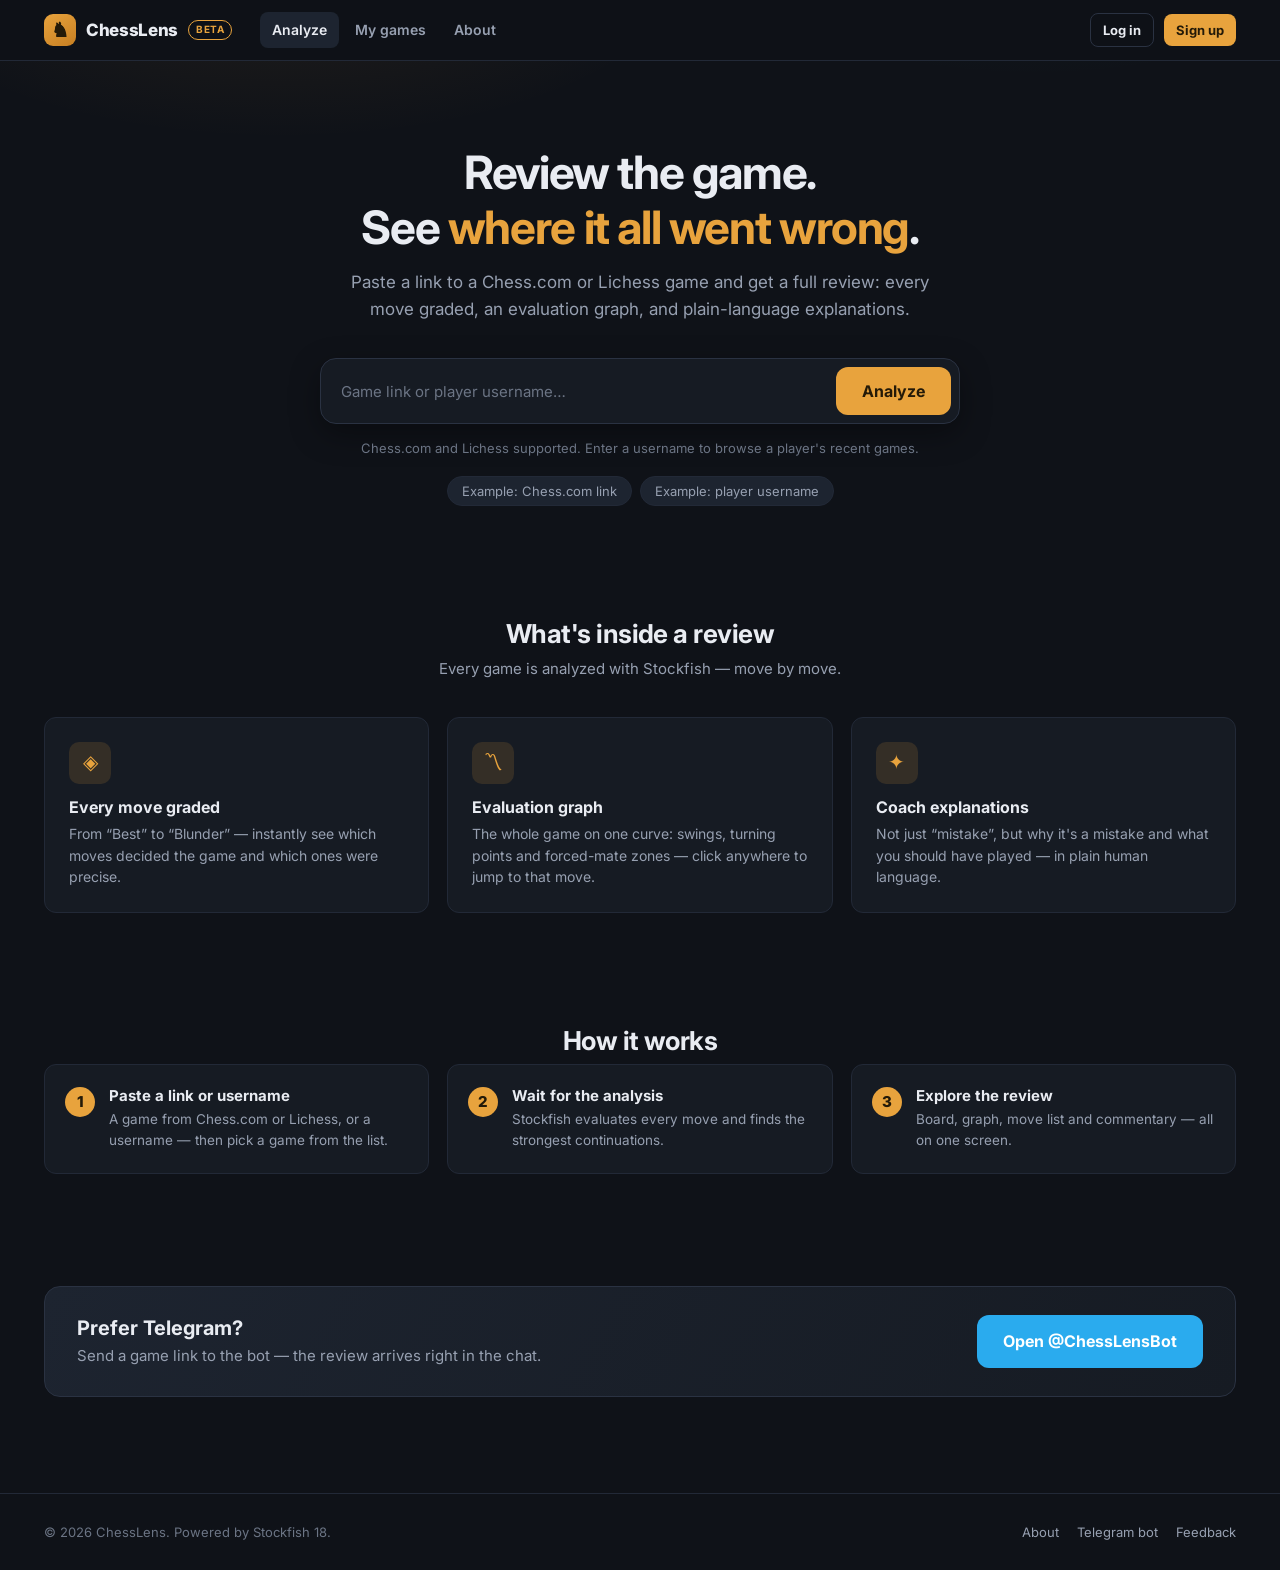
<file: web/index.html>
<!DOCTYPE html>
<html lang="en">
<head>
  <meta charset="UTF-8">
  <meta name="viewport" content="width=device-width, initial-scale=1.0">
  <title>ChessLens — chess game review</title>
  <link rel="preconnect" href="https://fonts.googleapis.com">
  <link href="https://fonts.googleapis.com/css2?family=Inter:wght@400;600;700;800&display=swap" rel="stylesheet">
  <link rel="stylesheet" href="css/style.css">
</head>
<body>

<header class="site-header">
  <div class="container">
    <a class="logo" href="index.html">
      <span class="logo-mark">♞</span> ChessLens <span class="beta">beta</span>
    </a>
    <nav class="main-nav">
      <a href="index.html" class="active">Analyze</a>
      <a href="profile.html">My games</a>
      <a href="about.html">About</a>
    </nav>
    <div class="header-actions">
      <a class="btn btn-ghost btn-sm" href="auth.html">Log in</a>
      <a class="btn btn-sm" href="auth.html#register">Sign up</a>
    </div>
  </div>
</header>

<main>
  <section class="hero">
    <div class="container">
      <h1>Review the game.<br>See <span class="accent">where it all went wrong</span>.</h1>
      <p class="sub">
        Paste a link to a Chess.com or Lichess game and get a full review:
        every move graded, an evaluation graph, and plain-language explanations.
      </p>

      <div class="analyze-box" id="analyze-box">
        <input id="analyze-input" type="text"
          placeholder="Game link or player username…"
          onkeydown="if(event.key==='Enter')handleAnalyzeSubmit()">
        <button class="btn btn-lg" onclick="handleAnalyzeSubmit()">Analyze</button>
      </div>
      <div class="analyze-hint">
        Chess.com and Lichess supported. Enter a username to browse a player's recent games.
      </div>

      <div class="example-chips">
        <button class="chip" onclick="fillExample('https://www.chess.com/game/live/170431926836')">
          Example: Chess.com link
        </button>
        <button class="chip" onclick="fillExample('konteyni')">Example: player username</button>
      </div>
    </div>
  </section>

  <section class="section">
    <div class="container">
      <h2>What's inside a review</h2>
      <p class="section-sub">Every game is analyzed with Stockfish — move by move.</p>
      <div class="features">
        <div class="feature-card">
          <div class="icon">◈</div>
          <h3>Every move graded</h3>
          <p>From “Best” to “Blunder” — instantly see which moves decided the game
             and which ones were precise.</p>
        </div>
        <div class="feature-card">
          <div class="icon">〽</div>
          <h3>Evaluation graph</h3>
          <p>The whole game on one curve: swings, turning points and forced-mate
             zones — click anywhere to jump to that move.</p>
        </div>
        <div class="feature-card">
          <div class="icon">✦</div>
          <h3>Coach explanations</h3>
          <p>Not just “mistake”, but why it's a mistake and what you should have
             played — in plain human language.</p>
        </div>
      </div>
    </div>
  </section>

  <section class="section">
    <div class="container">
      <h2>How it works</h2>
      <div class="steps">
        <div class="step">
          <h3>Paste a link or username</h3>
          <p>A game from Chess.com or Lichess, or a username — then pick a game from the list.</p>
        </div>
        <div class="step">
          <h3>Wait for the analysis</h3>
          <p>Stockfish evaluates every move and finds the strongest continuations.</p>
        </div>
        <div class="step">
          <h3>Explore the review</h3>
          <p>Board, graph, move list and commentary — all on one screen.</p>
        </div>
      </div>
    </div>
  </section>

  <section class="section">
    <div class="container">
      <div class="tg-banner">
        <div>
          <h3>Prefer Telegram?</h3>
          <p>Send a game link to the bot — the review arrives right in the chat.</p>
        </div>
        <a class="btn btn-tg btn-lg" href="#">Open @ChessLensBot</a>
      </div>
    </div>
  </section>
</main>

<footer class="site-footer">
  <div class="container">
    <span>© 2026 ChessLens. Powered by Stockfish 18.</span>
    <nav>
      <a href="about.html">About</a>
      <a href="#">Telegram bot</a>
      <a href="#">Feedback</a>
    </nav>
  </div>
</footer>

<!-- modal: a player's recent games, found by username -->
<div class="modal-overlay" id="player-modal" onclick="if(event.target===this)closePlayerModal()">
  <div class="modal">
    <div class="modal-head">
      <div class="avatar" id="modal-player-avatar">K</div>
      <div class="who">
        <div class="name" id="modal-player-name">konteyni</div>
        <div class="meta">Found on Chess.com and Lichess · recent games</div>
      </div>
      <button class="modal-close" onclick="closePlayerModal()">✕</button>
    </div>
    <div class="modal-body" id="modal-games"></div>
  </div>
</div>

<script src="js/mock.js"></script>
<script src="js/common.js"></script>
<script>
  function fillExample(v) {
    document.getElementById("analyze-input").value = v;
    document.getElementById("analyze-input").focus();
  }
</script>
</body>
</html>
</file>
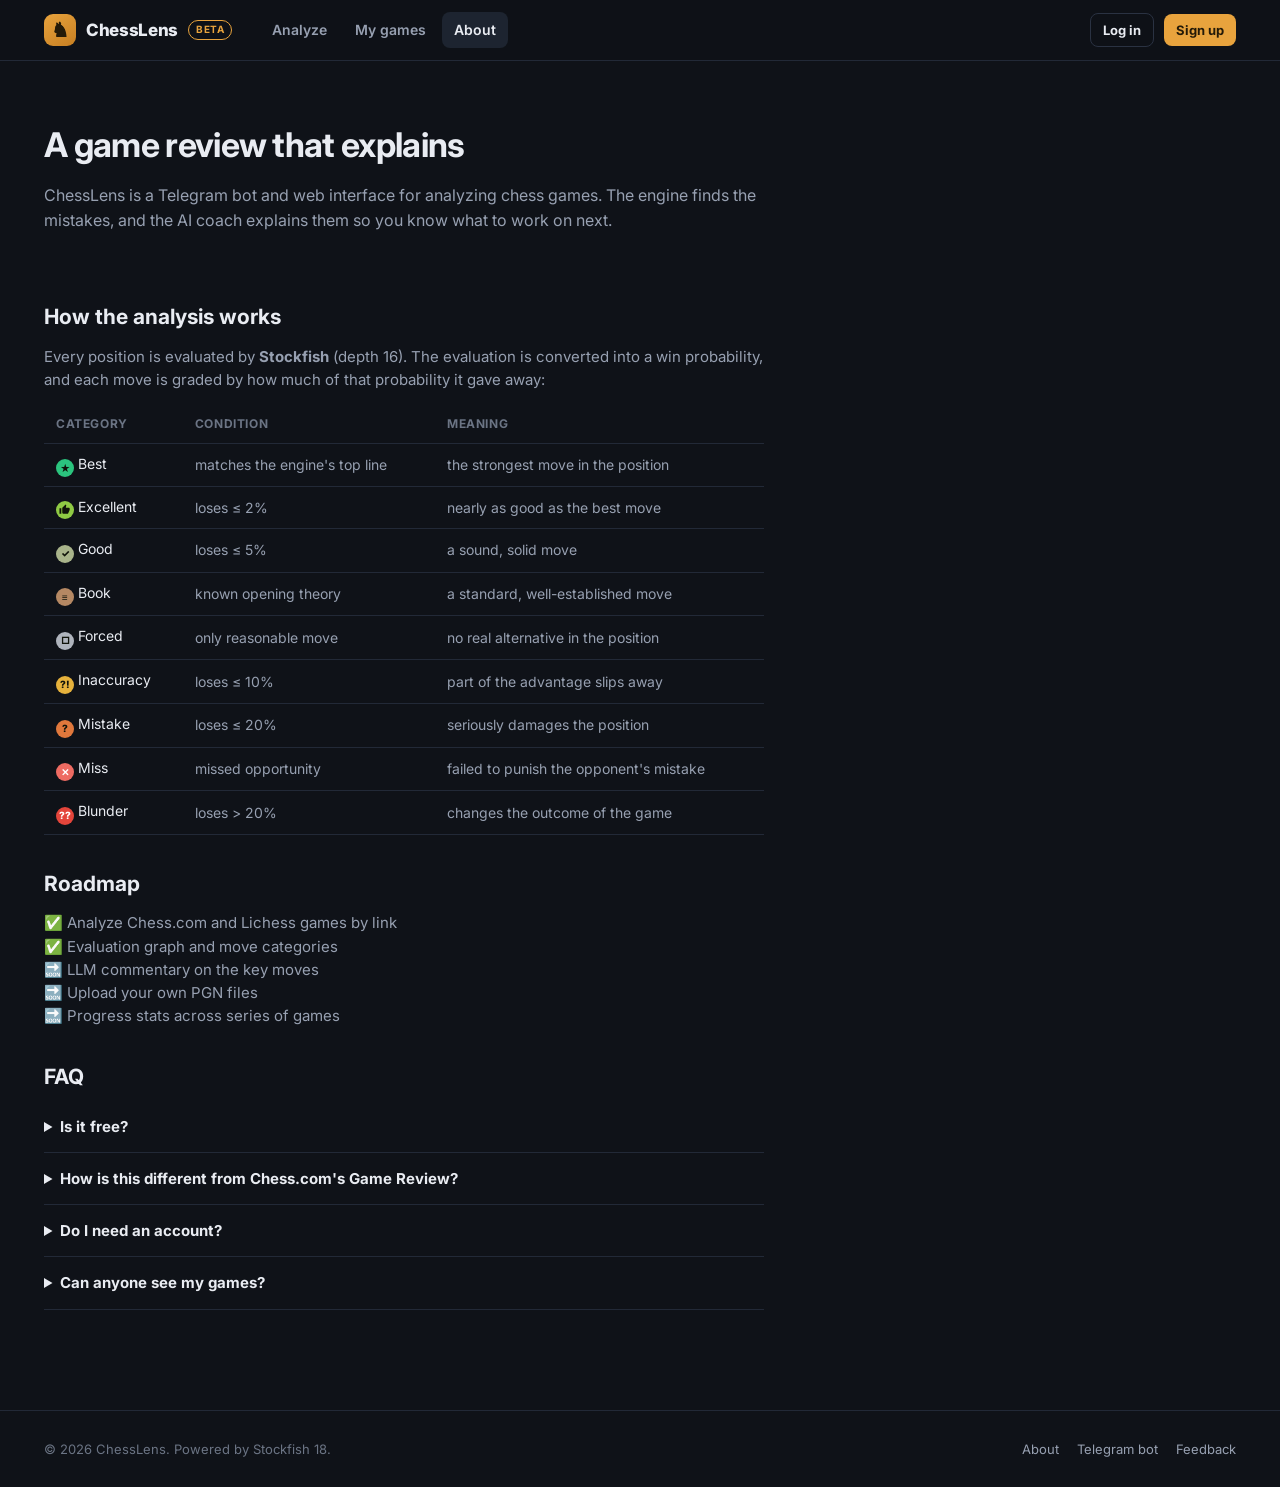
<file: web/about.html>
<!DOCTYPE html>
<html lang="en">
<head>
  <meta charset="UTF-8">
  <meta name="viewport" content="width=device-width, initial-scale=1.0">
  <title>About — ChessLens</title>
  <link rel="preconnect" href="https://fonts.googleapis.com">
  <link href="https://fonts.googleapis.com/css2?family=Inter:wght@400;600;700;800&display=swap" rel="stylesheet">
  <link rel="stylesheet" href="css/style.css">
</head>
<body>

<header class="site-header">
  <div class="container">
    <a class="logo" href="index.html">
      <span class="logo-mark">♞</span> ChessLens <span class="beta">beta</span>
    </a>
    <nav class="main-nav">
      <a href="index.html">Analyze</a>
      <a href="profile.html">My games</a>
      <a href="about.html" class="active">About</a>
    </nav>
    <div class="header-actions">
      <a class="btn btn-ghost btn-sm" href="auth.html">Log in</a>
      <a class="btn btn-sm" href="auth.html#register">Sign up</a>
    </div>
  </div>
</header>

<main class="container">
  <div class="about-hero">
    <h1>A game review that explains</h1>
    <p>
      ChessLens is a Telegram bot and web interface for analyzing chess games.
      The engine finds the mistakes, and the AI coach explains them so you know
      what to work on next.
    </p>
  </div>

  <div class="about-content">
    <h2>How the analysis works</h2>
    <p>
      Every position is evaluated by <strong>Stockfish</strong> (depth 16).
      The evaluation is converted into a win probability, and each move is graded
      by how much of that probability it gave away:
    </p>

    <table class="palette-table">
      <thead>
        <tr><th>Category</th><th>Condition</th><th>Meaning</th></tr>
      </thead>
      <tbody>
        <tr>
          <td><span class="cat-ico Best">★</span> Best</td>
          <td class="c-muted">matches the engine's top line</td>
          <td class="c-muted">the strongest move in the position</td>
        </tr>
        <tr>
          <td><span class="cat-ico Excellent"><svg viewBox="0 0 24 24" fill="currentColor" aria-hidden="true"><path d="M1 21h4V9H1v12zm22-11c0-1.1-.9-2-2-2h-6.31l.95-4.57.03-.32c0-.41-.17-.79-.44-1.06L14.17 1 7.59 7.59C7.22 7.95 7 8.45 7 9v10c0 1.1.9 2 2 2h9c.83 0 1.54-.5 1.84-1.22l3.02-7.05c.09-.23.14-.47.14-.72v-2z"/></svg></span> Excellent</td>
          <td class="c-muted">loses ≤ 2%</td>
          <td class="c-muted">nearly as good as the best move</td>
        </tr>
        <tr>
          <td><span class="cat-ico Good">✓</span> Good</td>
          <td class="c-muted">loses ≤ 5%</td>
          <td class="c-muted">a sound, solid move</td>
        </tr>
        <tr>
          <td><span class="cat-ico Book">≡</span> Book</td>
          <td class="c-muted">known opening theory</td>
          <td class="c-muted">a standard, well-established move</td>
        </tr>
        <tr>
          <td><span class="cat-ico Forced">□</span> Forced</td>
          <td class="c-muted">only reasonable move</td>
          <td class="c-muted">no real alternative in the position</td>
        </tr>
        <tr>
          <td><span class="cat-ico Inaccuracy">?!</span> Inaccuracy</td>
          <td class="c-muted">loses ≤ 10%</td>
          <td class="c-muted">part of the advantage slips away</td>
        </tr>
        <tr>
          <td><span class="cat-ico Mistake">?</span> Mistake</td>
          <td class="c-muted">loses ≤ 20%</td>
          <td class="c-muted">seriously damages the position</td>
        </tr>
        <tr>
          <td><span class="cat-ico Miss">✕</span> Miss</td>
          <td class="c-muted">missed opportunity</td>
          <td class="c-muted">failed to punish the opponent's mistake</td>
        </tr>
        <tr>
          <td><span class="cat-ico Blunder">??</span> Blunder</td>
          <td class="c-muted">loses &gt; 20%</td>
          <td class="c-muted">changes the outcome of the game</td>
        </tr>
      </tbody>
    </table>

    <h2>Roadmap</h2>
    <p>
      ✅ Analyze Chess.com and Lichess games by link<br>
      ✅ Evaluation graph and move categories<br>
      🔜 LLM commentary on the key moves<br>
      🔜 Upload your own PGN files<br>
      🔜 Progress stats across series of games
    </p>

    <h2>FAQ</h2>
    <details class="faq-item">
      <summary>Is it free?</summary>
      <p>Yes, the basic review is free. Limits and a subscription will come later,
         once LLM commentary is live.</p>
    </details>
    <details class="faq-item">
      <summary>How is this different from Chess.com's Game Review?</summary>
      <p>It works with both platforms at once, lives in Telegram, and focuses on
         explanations — not just grades.</p>
    </details>
    <details class="faq-item">
      <summary>Do I need an account?</summary>
      <p>No — reviewing a game by link works without logging in. An account lets you
         link Chess.com/Lichess and keep your review history.</p>
    </details>
    <details class="faq-item">
      <summary>Can anyone see my games?</summary>
      <p>Games on Chess.com and Lichess are public anyway. We only store the analysis
         results for your history.</p>
    </details>
  </div>
</main>

<footer class="site-footer">
  <div class="container">
    <span>© 2026 ChessLens. Powered by Stockfish 18.</span>
    <nav>
      <a href="about.html">About</a>
      <a href="#">Telegram bot</a>
      <a href="#">Feedback</a>
    </nav>
  </div>
</footer>

</body>
</html>
</file>
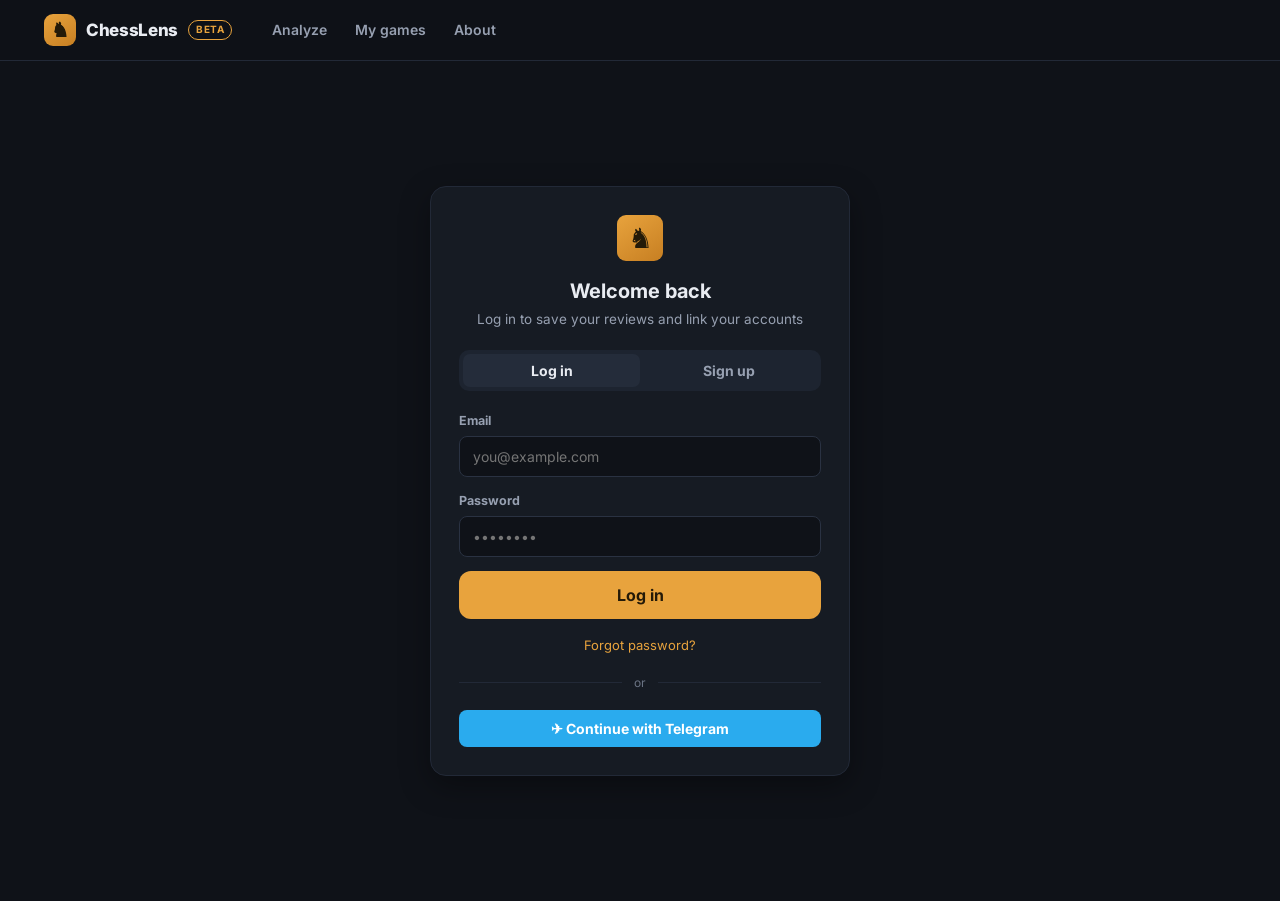
<file: web/auth.html>
<!DOCTYPE html>
<html lang="en">
<head>
  <meta charset="UTF-8">
  <meta name="viewport" content="width=device-width, initial-scale=1.0">
  <title>Log in — ChessLens</title>
  <link rel="preconnect" href="https://fonts.googleapis.com">
  <link href="https://fonts.googleapis.com/css2?family=Inter:wght@400;600;700;800&display=swap" rel="stylesheet">
  <link rel="stylesheet" href="css/style.css">
</head>
<body>

<header class="site-header">
  <div class="container">
    <a class="logo" href="index.html">
      <span class="logo-mark">♞</span> ChessLens <span class="beta">beta</span>
    </a>
    <nav class="main-nav">
      <a href="index.html">Analyze</a>
      <a href="profile.html">My games</a>
      <a href="about.html">About</a>
    </nav>
  </div>
</header>

<main class="auth-wrap">
  <div class="auth-card">
    <div class="auth-logo">
      <div class="logo-mark">♞</div>
    </div>
    <h2 id="auth-title">Welcome back</h2>
    <p class="auth-sub" id="auth-sub">Log in to save your reviews and link your accounts</p>

    <div class="tabs" id="auth-tabs">
      <button data-pane="login" class="active" onclick="setAuthTab('login')">Log in</button>
      <button data-pane="register" onclick="setAuthTab('register')">Sign up</button>
    </div>

    <form data-pane-of="auth-tabs" data-pane="login" onsubmit="event.preventDefault(); location.href='profile.html'">
      <div class="field">
        <label>Email</label>
        <input type="email" placeholder="you@example.com" required>
      </div>
      <div class="field">
        <label>Password</label>
        <input type="password" placeholder="••••••••" required>
      </div>
      <button class="btn btn-block btn-lg" type="submit">Log in</button>
      <p class="auth-foot"><a href="#">Forgot password?</a></p>
    </form>

    <form data-pane-of="auth-tabs" data-pane="register" style="display:none"
          onsubmit="event.preventDefault(); location.href='profile.html'">
      <div class="field">
        <label>Username</label>
        <input type="text" placeholder="What should we call you?" required>
      </div>
      <div class="field">
        <label>Email</label>
        <input type="email" placeholder="you@example.com" required>
      </div>
      <div class="field">
        <label>Password</label>
        <input type="password" placeholder="At least 8 characters" required>
      </div>
      <button class="btn btn-block btn-lg" type="submit">Create account</button>
      <p class="auth-foot">By signing up you agree to the <a href="#">terms</a>.</p>
    </form>

    <div class="auth-divider">or</div>
    <button class="btn btn-tg btn-block" onclick="location.href='profile.html'">
      ✈ Continue with Telegram
    </button>
  </div>
</main>

<script src="js/common.js"></script>
<script>
  function setAuthTab(name) {
    switchTab(document.getElementById("auth-tabs"), name);
    document.getElementById("auth-title").textContent =
      name === "login" ? "Welcome back" : "Create your account";
    document.getElementById("auth-sub").textContent =
      name === "login"
        ? "Log in to save your reviews and link your accounts"
        : "Review history, Chess.com and Lichess linking";
  }
  if (location.hash === "#register") setAuthTab("register");
</script>
</body>
</html>
</file>
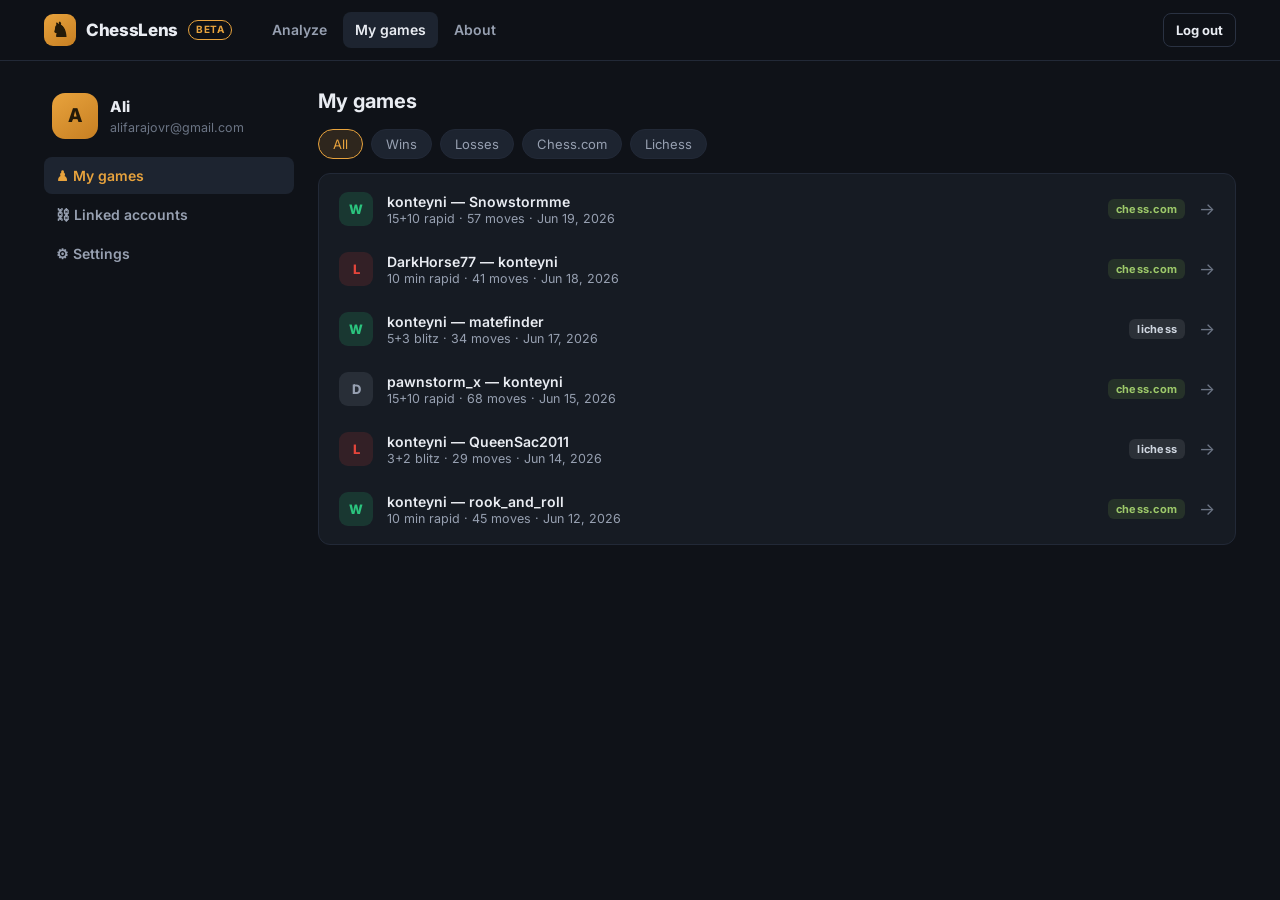
<file: web/profile.html>
<!DOCTYPE html>
<html lang="en">
<head>
  <meta charset="UTF-8">
  <meta name="viewport" content="width=device-width, initial-scale=1.0">
  <title>My games — ChessLens</title>
  <link rel="preconnect" href="https://fonts.googleapis.com">
  <link href="https://fonts.googleapis.com/css2?family=Inter:wght@400;600;700;800&display=swap" rel="stylesheet">
  <link rel="stylesheet" href="css/style.css">
</head>
<body>

<header class="site-header">
  <div class="container">
    <a class="logo" href="index.html">
      <span class="logo-mark">♞</span> ChessLens <span class="beta">beta</span>
    </a>
    <nav class="main-nav">
      <a href="index.html">Analyze</a>
      <a href="profile.html" class="active">My games</a>
      <a href="about.html">About</a>
    </nav>
    <div class="header-actions">
      <a class="btn btn-ghost btn-sm" href="index.html">Log out</a>
    </div>
  </div>
</header>

<main class="container">
  <div class="profile-layout">

    <aside class="profile-side">
      <div class="profile-user">
        <div class="avatar">A</div>
        <div>
          <div class="name">Ali</div>
          <div class="mail">alifarajovr@gmail.com</div>
        </div>
      </div>
      <nav class="side-nav" id="profile-tabs">
        <button data-pane="games" class="active" onclick="setProfileTab('games')">♟ My games</button>
        <button data-pane="linked" onclick="setProfileTab('linked')">⛓ Linked accounts</button>
        <button data-pane="settings" onclick="setProfileTab('settings')">⚙ Settings</button>
      </nav>
    </aside>

    <section class="profile-pane">

      <!-- MY GAMES -->
      <div data-pane-of="profile-tabs" data-pane="games">
        <h2>My games</h2>
        <div class="filters">
          <button class="chip active">All</button>
          <button class="chip">Wins</button>
          <button class="chip">Losses</button>
          <button class="chip">Chess.com</button>
          <button class="chip">Lichess</button>
        </div>
        <div class="card games-card" id="my-games"></div>
      </div>

      <!-- LINKED ACCOUNTS -->
      <div data-pane-of="profile-tabs" data-pane="linked" style="display:none">
        <h2>Linked accounts</h2>
        <div class="link-card">
          <div class="service-logo chesscom">♟</div>
          <div class="link-info">
            <div class="svc">Chess.com <span class="linked-badge">linked</span></div>
            <div class="status ok">konteyni · 934 rapid · synced today</div>
          </div>
          <button class="btn btn-ghost btn-sm">Unlink</button>
        </div>
        <div class="link-card">
          <div class="service-logo lichess">♞</div>
          <div class="link-info">
            <div class="svc">Lichess</div>
            <div class="status">Not linked — Lichess games won't sync</div>
          </div>
          <button class="btn btn-sm">Link</button>
        </div>
        <p class="coach-note" style="margin-top: 14px">
          Once linked, your recent games appear in the “My games” tab automatically.
        </p>
      </div>

      <!-- SETTINGS -->
      <div data-pane-of="profile-tabs" data-pane="settings" style="display:none">
        <h2>Settings</h2>
        <div class="card" style="max-width: 460px">
          <div class="field">
            <label>Username</label>
            <input type="text" value="Ali">
          </div>
          <div class="field">
            <label>Email</label>
            <input type="email" value="alifarajovr@gmail.com">
          </div>
          <div class="field">
            <label>Coach commentary language</label>
            <input type="text" value="English">
          </div>
          <button class="btn">Save</button>
        </div>
      </div>

    </section>
  </div>
</main>

<script src="js/mock.js"></script>
<script src="js/common.js"></script>
<script>
  function setProfileTab(name) {
    switchTab(document.getElementById("profile-tabs"), name);
  }
  document.getElementById("my-games").innerHTML = MOCK_MY_GAMES.map(renderGameRow).join("");
</script>
</body>
</html>
</file>
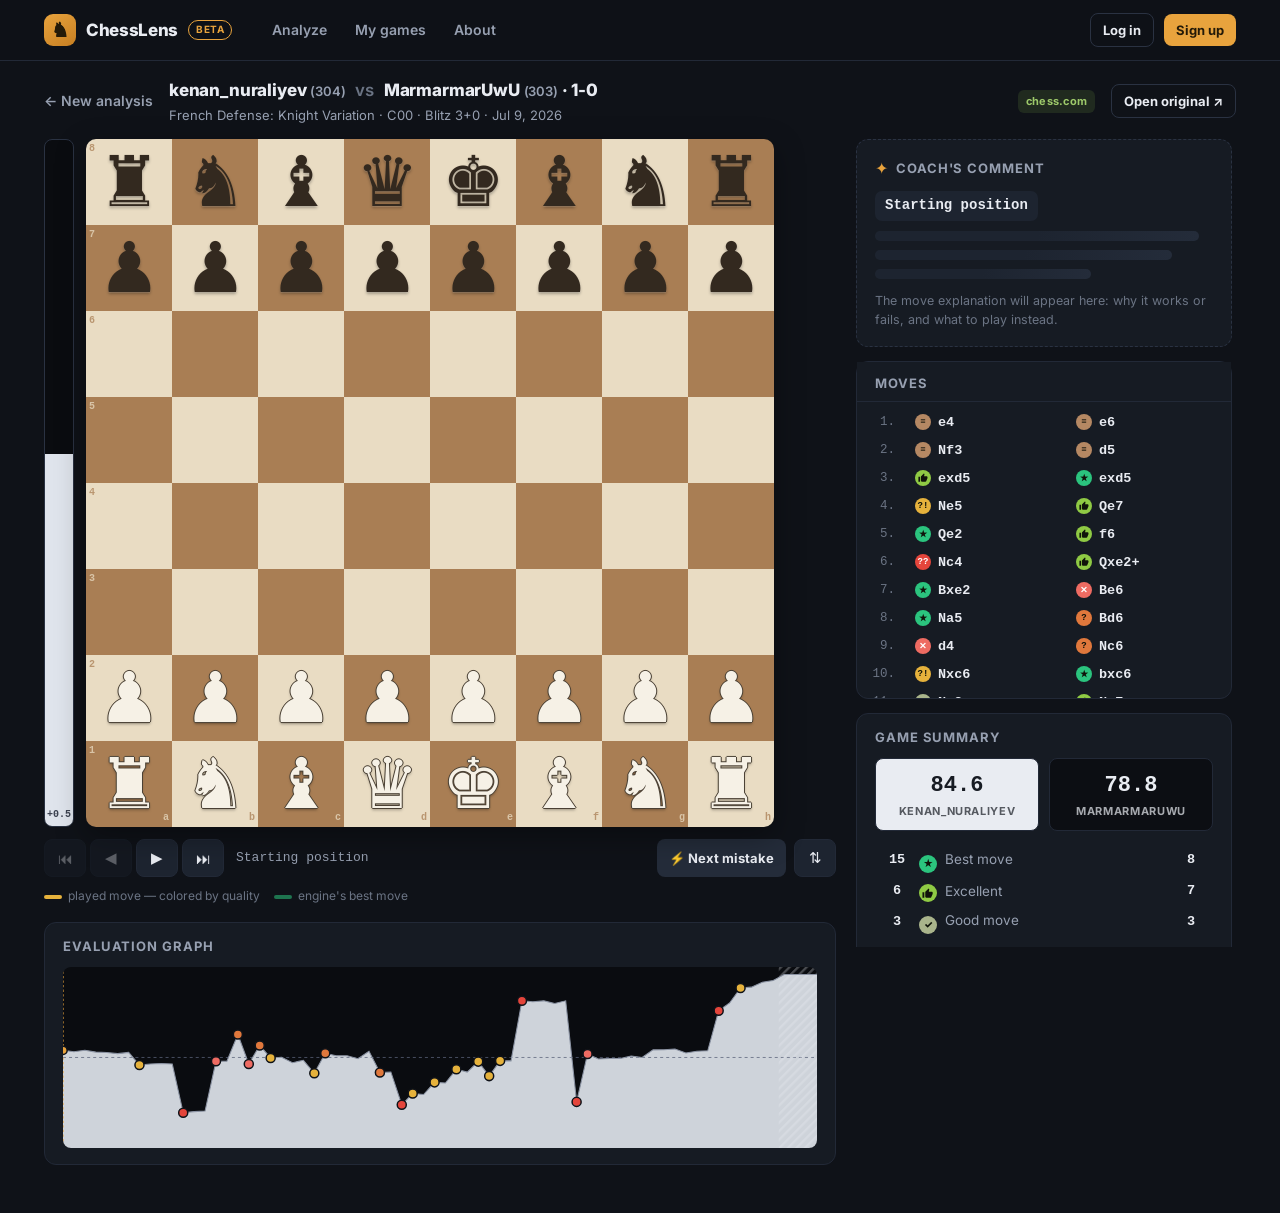
<file: web/review.html>
<!DOCTYPE html>
<html lang="en">
<head>
  <meta charset="UTF-8">
  <meta name="viewport" content="width=device-width, initial-scale=1.0">
  <title>Game Review — ChessLens</title>
  <link rel="preconnect" href="https://fonts.googleapis.com">
  <link href="https://fonts.googleapis.com/css2?family=Inter:wght@400;600;700;800&display=swap" rel="stylesheet">
  <link rel="stylesheet" href="css/style.css">
</head>
<body>

<header class="site-header">
  <div class="container">
    <a class="logo" href="index.html">
      <span class="logo-mark">♞</span> ChessLens <span class="beta">beta</span>
    </a>
    <nav class="main-nav">
      <a href="index.html">Analyze</a>
      <a href="profile.html">My games</a>
      <a href="about.html">About</a>
    </nav>
    <div class="header-actions">
      <a class="btn btn-ghost btn-sm" href="auth.html">Log in</a>
      <a class="btn btn-sm" href="auth.html#register">Sign up</a>
    </div>
  </div>
</header>

<main class="container">

  <div class="review-topbar">
    <a class="back" href="index.html">← New analysis</a>
    <div class="review-title">
      <div class="players-line" id="players-line"></div>
      <div class="game-meta" id="game-meta"></div>
    </div>
    <span class="source-tag chesscom">chess.com</span>
    <a class="btn btn-ghost btn-sm" id="game-link" href="#" target="_blank" rel="noopener">
      Open original ↗
    </a>
  </div>

  <div class="review-layout">

    <!-- left column: board + graph -->
    <div class="board-column">
      <div class="board-area">
        <div class="evalbar">
          <div class="white-fill" id="evalbar-white"></div>
          <div class="eval-label on-white" id="evalbar-label">0.0</div>
        </div>
        <div class="board-wrap">
          <div class="board" id="board"></div>
          <svg class="arrow-layer" id="arrow-layer" viewBox="0 0 800 800"></svg>
        </div>
      </div>

      <div class="board-controls">
        <div class="nav-group">
          <button class="nav-btn" id="btn-first" title="Game start (Home)">⏮</button>
          <button class="nav-btn" id="btn-prev" title="Previous move (←)">◀</button>
          <button class="nav-btn" id="btn-next" title="Next move (→)">▶</button>
          <button class="nav-btn" id="btn-last" title="Game end (End)">⏭</button>
        </div>
        <span class="move-position" id="move-position">Starting position</span>
        <div class="controls-right">
          <button class="btn btn-soft btn-sm" id="btn-mistake">⚡ Next mistake</button>
          <button class="nav-btn" id="btn-flip" title="Flip board (F)">⇅</button>
        </div>
      </div>

      <div class="legend-hint">
        <span><span class="swatch" style="background: var(--cat-inaccuracy)"></span>played move — colored by quality</span>
        <span><span class="swatch" style="background: var(--cat-best); opacity: .55"></span>engine's best move</span>
      </div>

      <div class="card graph-card">
        <h3>Evaluation graph</h3>
        <div class="graph-svg-wrap">
          <svg id="eval-graph" viewBox="0 0 1000 240" xmlns="http://www.w3.org/2000/svg"></svg>
          <div class="graph-tooltip" id="graph-tooltip"></div>
        </div>
      </div>
    </div>

    <!-- right column (desktop DOM order): coach comment, moves, summary.
         Mobile reorders these via `order` in the @media block. -->
    <aside class="review-panel">

      <!-- placeholder for the LLM commentary: plugged in later -->
      <div class="card coach-card">
        <div class="coach-head">
          <span class="spark">✦</span>
          <h3>Coach's comment</h3>
        </div>
        <div class="coach-move-ref" id="coach-move-ref">Starting position</div>
        <div class="coach-placeholder" id="coach-comment">
          <div class="skeleton-line" style="width: 96%"></div>
          <div class="skeleton-line" style="width: 88%"></div>
          <div class="skeleton-line" style="width: 64%"></div>
        </div>
        <p class="coach-note">
          The move explanation will appear here: why it works or fails, and what to play instead.
        </p>
      </div>

      <!-- moves + summary share one scroll area so the moves list can be tall;
           coach stays pinned above. On mobile this wrapper is display:contents. -->
      <div class="panel-scroll">
        <div class="card moves-card">
          <h3>Moves</h3>
          <div class="move-list" id="move-list"></div>
        </div>

        <div class="card summary-card">
          <h3>Game summary</h3>
          <div class="accuracy-row">
            <div class="acc-box white">
              <div class="num" id="acc-white">—</div>
              <div class="lbl" id="acc-white-name">White</div>
            </div>
            <div class="acc-box black">
              <div class="num" id="acc-black">—</div>
              <div class="lbl" id="acc-black-name">Black</div>
            </div>
          </div>
          <table class="cat-table">
            <tbody id="cat-table-body"></tbody>
          </table>
        </div>
      </div>

    </aside>
  </div>
</main>

<script src="js/data.js"></script>
<script src="js/review.js"></script>
<script>
  document.getElementById("game-link").href = GAME.link;
</script>
</body>
</html>
</file>
<file: web/css/style.css>
/* ============================================================
   ChessLens — design system
   Dark UI, warm amber accent, warm wooden board.
   ============================================================ */

:root {
  /* surfaces */
  --bg: #0f1218;
  --surface: #161b23;
  --surface-2: #1d2430;
  --surface-3: #242c3a;
  --border: #2a3242;
  --border-soft: #222937;

  /* text */
  --text: #e9ecf2;
  --text-muted: #97a0b1;
  --text-faint: #6b7484;

  /* accent */
  --accent: #e8a33d;
  --accent-hover: #f2b45a;
  --accent-ink: #241a08;
  --accent-soft: rgba(232, 163, 61, 0.14);

  /* board */
  --sq-light: #e9dcc3;
  --sq-dark: #a97e54;
  --sq-last: rgba(232, 163, 61, 0.5);

  /* move categories */
  --cat-best: #2bc47e;
  --cat-excellent: #8fca44;
  --cat-good: #a9b48b;
  --cat-book: #b58863;      /* opening theory — warm tan */
  --cat-forced: #afb4bd;    /* only move — gray (blue is reserved for Great) */
  --cat-inaccuracy: #e6b23c;
  --cat-mistake: #e0783c;
  --cat-miss: #ee6b62;      /* missed opportunity — coral */
  --cat-blunder: #e4453b;

  /* eval graph */
  --eval-white: #dfe4ec;
  --eval-black: #0a0c10;

  --radius: 12px;
  --radius-sm: 8px;
  --shadow: 0 10px 30px rgba(0, 0, 0, 0.35);

  --font: "Inter", -apple-system, BlinkMacSystemFont, "Segoe UI", Roboto, sans-serif;
  --mono: ui-monospace, "SF Mono", SFMono-Regular, Menlo, Consolas, monospace;
}

* { box-sizing: border-box; }

html, body {
  margin: 0;
  padding: 0;
  background: var(--bg);
  color: var(--text);
  font-family: var(--font);
  font-size: 15px;
  line-height: 1.55;
}

a { color: var(--accent); text-decoration: none; }
a:hover { color: var(--accent-hover); }

h1, h2, h3, h4 { line-height: 1.2; margin: 0 0 0.5em; font-weight: 700; }

.container {
  max-width: 1240px;
  margin: 0 auto;
  padding: 0 24px;
}

/* ============ header ============ */

.site-header {
  position: sticky;
  top: 0;
  z-index: 50;
  background: rgba(15, 18, 24, 0.85);
  backdrop-filter: blur(12px);
  -webkit-backdrop-filter: blur(12px);
  border-bottom: 1px solid var(--border-soft);
}

.site-header .container {
  display: flex;
  align-items: center;
  gap: 28px;
  height: 60px;
}

.logo {
  display: flex;
  align-items: center;
  gap: 10px;
  font-weight: 800;
  font-size: 17px;
  color: var(--text);
  letter-spacing: -0.02em;
}
.logo:hover { color: var(--text); }

.logo-mark {
  width: 32px;
  height: 32px;
  border-radius: 9px;
  background: linear-gradient(145deg, var(--accent), #c77f22);
  color: var(--accent-ink);
  display: grid;
  place-items: center;
  font-size: 20px;
  line-height: 1;
}

.logo .beta {
  font-size: 10px;
  font-weight: 700;
  color: var(--accent);
  border: 1px solid var(--accent);
  border-radius: 20px;
  padding: 1px 7px;
  letter-spacing: 0.06em;
  text-transform: uppercase;
}

.main-nav {
  display: flex;
  gap: 4px;
  flex: 1;
}

.main-nav a {
  color: var(--text-muted);
  font-weight: 600;
  font-size: 14px;
  padding: 7px 12px;
  border-radius: var(--radius-sm);
  transition: background 0.15s, color 0.15s;
}

.main-nav a:hover { color: var(--text); background: var(--surface-2); }
.main-nav a.active { color: var(--text); background: var(--surface-2); }

.header-actions { display: flex; gap: 10px; align-items: center; }

/* ============ buttons ============ */

.btn {
  display: inline-flex;
  align-items: center;
  justify-content: center;
  gap: 8px;
  border: none;
  cursor: pointer;
  font-family: var(--font);
  font-weight: 700;
  font-size: 14px;
  border-radius: var(--radius-sm);
  padding: 10px 18px;
  background: var(--accent);
  color: var(--accent-ink);
  transition: background 0.15s, transform 0.05s;
  white-space: nowrap;
}
.btn:hover { background: var(--accent-hover); }
.btn:active { transform: translateY(1px); }

.btn-ghost {
  background: transparent;
  color: var(--text);
  border: 1px solid var(--border);
}
.btn-ghost:hover { background: var(--surface-2); border-color: var(--text-faint); }

.btn-soft {
  background: var(--surface-3);
  color: var(--text);
}
.btn-soft:hover { background: #2c3546; }

.btn-sm { padding: 6px 12px; font-size: 13px; }
.btn-lg { padding: 14px 26px; font-size: 16px; border-radius: var(--radius); }
.btn-block { width: 100%; }

.btn-tg {
  background: #2aabee;
  color: #fff;
}
.btn-tg:hover { background: #4dbdf5; }

/* ============ hero (landing) ============ */

.hero {
  padding: 84px 0 56px;
  text-align: center;
  position: relative;
  overflow: hidden;
}

.hero::before {
  content: "";
  position: absolute;
  inset: -40% -20% auto;
  height: 480px;
  background:
    radial-gradient(600px 260px at 30% 20%, rgba(232, 163, 61, 0.09), transparent 70%),
    radial-gradient(500px 240px at 72% 10%, rgba(43, 196, 126, 0.07), transparent 70%);
  pointer-events: none;
}

.hero h1 {
  font-size: clamp(30px, 4.5vw, 46px);
  letter-spacing: -0.03em;
  margin-bottom: 14px;
  position: relative;
}

.hero h1 .accent { color: var(--accent); }

.hero .sub {
  color: var(--text-muted);
  font-size: 17px;
  max-width: 620px;
  margin: 0 auto 36px;
  position: relative;
}

.analyze-box {
  position: relative;
  max-width: 640px;
  margin: 0 auto 14px;
  display: flex;
  gap: 10px;
  padding: 8px;
  background: var(--surface);
  border: 1px solid var(--border);
  border-radius: 16px;
  box-shadow: var(--shadow);
}

.analyze-box:focus-within { border-color: var(--accent); }

.analyze-box input {
  flex: 1;
  background: transparent;
  border: none;
  outline: none;
  color: var(--text);
  font-family: var(--font);
  font-size: 15px;
  padding: 10px 12px;
  min-width: 0;
}
.analyze-box input::placeholder { color: var(--text-faint); }

.analyze-box.error { border-color: var(--cat-blunder); animation: shake 0.3s; }

@keyframes shake {
  25% { transform: translateX(-5px); }
  75% { transform: translateX(5px); }
}

.analyze-hint {
  position: relative;
  color: var(--text-faint);
  font-size: 13px;
  margin-bottom: 6px;
}

.example-chips {
  position: relative;
  display: flex;
  gap: 8px;
  justify-content: center;
  flex-wrap: wrap;
  margin-top: 18px;
}

.chip {
  font-size: 13px;
  color: var(--text-muted);
  background: var(--surface-2);
  border: 1px solid var(--border-soft);
  border-radius: 20px;
  padding: 6px 14px;
  cursor: pointer;
  font-family: var(--font);
  transition: border-color 0.15s, color 0.15s;
}
.chip:hover { border-color: var(--accent); color: var(--text); }

/* ============ landing sections ============ */

.section { padding: 56px 0; }
.section h2 { font-size: 26px; letter-spacing: -0.02em; text-align: center; margin-bottom: 8px; }
.section .section-sub { text-align: center; color: var(--text-muted); margin: 0 auto 36px; max-width: 560px; }

.features {
  display: grid;
  grid-template-columns: repeat(3, 1fr);
  gap: 18px;
}

.feature-card {
  background: var(--surface);
  border: 1px solid var(--border-soft);
  border-radius: var(--radius);
  padding: 24px;
}

.feature-card .icon {
  width: 42px;
  height: 42px;
  border-radius: 10px;
  background: var(--accent-soft);
  color: var(--accent);
  display: grid;
  place-items: center;
  font-size: 20px;
  margin-bottom: 14px;
}

.feature-card h3 { font-size: 16px; margin-bottom: 6px; }
.feature-card p { color: var(--text-muted); font-size: 14px; margin: 0; }

.steps {
  display: grid;
  grid-template-columns: repeat(3, 1fr);
  gap: 18px;
  counter-reset: step;
}

.step {
  position: relative;
  padding: 22px 22px 22px 64px;
  background: var(--surface);
  border: 1px solid var(--border-soft);
  border-radius: var(--radius);
}

.step::before {
  counter-increment: step;
  content: counter(step);
  position: absolute;
  left: 20px;
  top: 22px;
  width: 30px;
  height: 30px;
  border-radius: 50%;
  background: var(--accent);
  color: var(--accent-ink);
  font-weight: 800;
  display: grid;
  place-items: center;
}

.step h3 { font-size: 15px; margin-bottom: 4px; }
.step p { color: var(--text-muted); font-size: 13.5px; margin: 0; }

.tg-banner {
  display: flex;
  align-items: center;
  justify-content: space-between;
  gap: 24px;
  background: linear-gradient(120deg, var(--surface-2), var(--surface));
  border: 1px solid var(--border);
  border-radius: 16px;
  padding: 28px 32px;
}

.tg-banner h3 { font-size: 20px; margin-bottom: 4px; }
.tg-banner p { color: var(--text-muted); margin: 0; }

/* ============ footer ============ */

.site-footer {
  border-top: 1px solid var(--border-soft);
  padding: 28px 0;
  margin-top: 40px;
  color: var(--text-faint);
  font-size: 13px;
}

.site-footer .container {
  display: flex;
  justify-content: space-between;
  align-items: center;
  gap: 16px;
  flex-wrap: wrap;
}

.site-footer nav { display: flex; gap: 18px; }
.site-footer a { color: var(--text-muted); }

/* ============ modal ============ */

.modal-overlay {
  position: fixed;
  inset: 0;
  background: rgba(8, 10, 14, 0.7);
  backdrop-filter: blur(4px);
  display: none;
  align-items: flex-start;
  justify-content: center;
  padding: 8vh 20px 20px;
  z-index: 100;
}
.modal-overlay.open { display: flex; }

.modal {
  background: var(--surface);
  border: 1px solid var(--border);
  border-radius: 16px;
  width: 100%;
  max-width: 560px;
  max-height: 80vh;
  display: flex;
  flex-direction: column;
  box-shadow: var(--shadow);
  animation: modal-in 0.18s ease-out;
}

@keyframes modal-in {
  from { opacity: 0; transform: translateY(14px) scale(0.98); }
}

.modal-head {
  display: flex;
  align-items: center;
  gap: 14px;
  padding: 18px 20px;
  border-bottom: 1px solid var(--border-soft);
}

.modal-head .avatar {
  width: 44px;
  height: 44px;
  border-radius: 12px;
  background: var(--surface-3);
  color: var(--accent);
  font-weight: 800;
  font-size: 19px;
  display: grid;
  place-items: center;
  flex: none;
}

.modal-head .who { flex: 1; min-width: 0; }
.modal-head .who .name { font-weight: 700; font-size: 16px; }
.modal-head .who .meta { color: var(--text-muted); font-size: 13px; }

.modal-close {
  background: none;
  border: none;
  color: var(--text-muted);
  font-size: 22px;
  cursor: pointer;
  padding: 4px 8px;
  border-radius: 8px;
}
.modal-close:hover { background: var(--surface-2); color: var(--text); }

.modal-body { overflow-y: auto; padding: 8px; }

/* ============ game rows (modal + my games) ============ */

.game-row {
  display: flex;
  align-items: center;
  gap: 14px;
  width: 100%;
  text-align: left;
  background: none;
  border: none;
  border-radius: var(--radius-sm);
  padding: 12px 14px;
  cursor: pointer;
  color: var(--text);
  font-family: var(--font);
  font-size: 14px;
  transition: background 0.12s;
}
.game-row:hover { background: var(--surface-2); }
.game-row + .game-row { margin-top: 2px; }

.result-dot {
  width: 34px;
  height: 34px;
  border-radius: 9px;
  display: grid;
  place-items: center;
  font-weight: 800;
  font-size: 13px;
  flex: none;
}
.result-dot.win { background: rgba(43, 196, 126, 0.16); color: var(--cat-best); }
.result-dot.loss { background: rgba(228, 69, 59, 0.14); color: var(--cat-blunder); }
.result-dot.draw { background: rgba(151, 160, 177, 0.14); color: var(--text-muted); }

.game-row .game-info { flex: 1; min-width: 0; }
.game-row .players { display: block; font-weight: 600; white-space: nowrap; overflow: hidden; text-overflow: ellipsis; }
.game-row .meta { display: block; color: var(--text-muted); font-size: 12.5px; margin-top: 1px; }

.source-tag {
  font-size: 11px;
  font-weight: 700;
  padding: 3px 8px;
  border-radius: 6px;
  letter-spacing: 0.02em;
  flex: none;
}
.source-tag.chesscom { background: rgba(129, 182, 76, 0.15); color: #9dc96a; }
.source-tag.lichess { background: rgba(255, 255, 255, 0.09); color: #cfd6e0; }

.game-row .go {
  color: var(--text-faint);
  font-size: 17px;
  flex: none;
  transition: transform 0.12s, color 0.12s;
}
.game-row:hover .go { color: var(--accent); transform: translateX(3px); }

/* ============ review page ============ */

.review-topbar {
  display: flex;
  align-items: center;
  gap: 16px;
  padding: 16px 0 14px;
  flex-wrap: wrap;
}

.review-topbar .back {
  color: var(--text-muted);
  font-weight: 600;
  font-size: 14px;
  display: inline-flex;
  align-items: center;
  gap: 6px;
}
.review-topbar .back:hover { color: var(--text); }

.review-title { flex: 1; min-width: 240px; }
.review-title .players-line { font-weight: 800; font-size: 17px; letter-spacing: -0.01em; }
.review-title .players-line .vs { color: var(--text-faint); font-weight: 600; margin: 0 6px; }
.review-title .players-line .elo { color: var(--text-muted); font-weight: 600; font-size: 13px; }
.review-title .game-meta { color: var(--text-muted); font-size: 13px; margin-top: 2px; }

.review-layout {
  display: grid;
  grid-template-columns: minmax(0, 1fr) 380px;
  gap: 20px;
  align-items: start;
  padding-bottom: 48px;
}

.board-column {
  min-width: 0;
  /* keep the board in place while the right panel scrolls on its own */
  position: sticky;
  top: 76px;
  align-self: start;
}

/* --- board --- */

.board-area {
  display: flex;
  gap: 12px;
  align-items: stretch;
  /* keep the whole board + controls visible without scrolling */
  max-width: calc(100vh - 170px);
}

.evalbar {
  width: 30px;
  flex: none;
  border-radius: 8px;
  background: var(--eval-black);
  border: 1px solid var(--border);
  position: relative;
  overflow: hidden;
}

.evalbar .white-fill {
  position: absolute;
  bottom: 0;
  left: 0;
  right: 0;
  height: var(--fill, 50%); /* vertical bar: white grows from the bottom */
  background: var(--eval-white);
  transition: height 0.25s ease, width 0.25s ease;
}

.evalbar .eval-label {
  position: absolute;
  left: 0;
  right: 0;
  text-align: center;
  font-family: var(--mono);
  font-size: 10px;
  font-weight: 700;
  padding: 4px 0;
}
.evalbar .eval-label.on-white { bottom: 0; color: #3c4250; }
.evalbar .eval-label.on-black { top: 0; color: #cfd6e0; }

.board-wrap {
  position: relative;
  flex: 1;
  min-width: 0;
  aspect-ratio: 1;
  border-radius: 10px;
  overflow: hidden;
  box-shadow: var(--shadow);
  user-select: none;
  container-type: size;
}

.board {
  display: grid;
  grid-template-columns: repeat(8, 1fr);
  grid-template-rows: repeat(8, 1fr);
  width: 100%;
  height: 100%;
}

.sq { position: relative; display: grid; place-items: center; }
.sq.light { background: var(--sq-light); }
.sq.dark { background: var(--sq-dark); }
.sq.last-move::after {
  content: "";
  position: absolute;
  inset: 0;
  /* --move-tint is set on #board by renderBoard(): the played move's category colour */
  background: color-mix(in srgb, var(--move-tint, var(--sq-last)) 42%, transparent);
}

.sq .piece {
  position: relative;
  z-index: 2;
  font-size: min(7.2vw, 46px); /* fallback for browsers without container queries */
  line-height: 1;
  transform: translateY(-1px);
}

@supports (container-type: size) {
  .sq .piece { font-size: 10.2cqw; }
}

/* category badge over the piece that just moved (top-right of its square) */
.sq .move-badge {
  position: absolute;
  top: 5%;
  right: 5%;
  z-index: 5;
  width: 20px;
  height: 20px;
  font-size: 11px;
  box-shadow: 0 1px 3px rgba(0, 0, 0, 0.45);
  border: 1.5px solid rgba(255, 255, 255, 0.65);
}
@supports (container-type: size) {
  .sq .move-badge { width: 5.4cqw; height: 5.4cqw; font-size: 3.1cqw; }
}

.piece.pw {
  color: #f6f1e6;
  text-shadow: 0 1px 0 #4a4034, 0 -1px 0 #4a4034, 1px 0 0 #4a4034, -1px 0 0 #4a4034, 0 2px 3px rgba(0,0,0,0.35);
}
.piece.pb {
  color: #33291f;
  text-shadow: 0 1px 1px rgba(255,255,255,0.15), 0 2px 3px rgba(0,0,0,0.3);
}

.sq .coord {
  position: absolute;
  font-size: 10px;
  font-weight: 700;
  font-family: var(--mono);
  opacity: 0.75;
  z-index: 1;
}
.sq .coord.file { right: 3px; bottom: 2px; }
.sq .coord.rank { left: 3px; top: 2px; }
.sq.light .coord { color: var(--sq-dark); }
.sq.dark .coord { color: var(--sq-light); }

.arrow-layer {
  position: absolute;
  inset: 0;
  width: 100%;
  height: 100%;
  pointer-events: none;
  z-index: 3;
}

/* --- board controls --- */

.board-controls {
  display: flex;
  align-items: center;
  gap: 8px;
  margin-top: 12px;
  flex-wrap: wrap;
}

.nav-group { display: flex; gap: 4px; }

.nav-btn {
  width: 42px;
  height: 38px;
  display: grid;
  place-items: center;
  background: var(--surface-2);
  border: 1px solid var(--border-soft);
  border-radius: var(--radius-sm);
  color: var(--text);
  font-size: 15px;
  cursor: pointer;
  transition: background 0.12s;
}
.nav-btn:hover { background: var(--surface-3); }
.nav-btn:disabled { opacity: 0.35; cursor: default; }
.nav-btn:disabled:hover { background: var(--surface-2); }

.move-position {
  font-family: var(--mono);
  font-size: 13px;
  color: var(--text-muted);
  margin-left: 4px;
}

.controls-right { margin-left: auto; display: flex; gap: 8px; }

.legend-hint {
  display: flex;
  gap: 14px;
  margin-top: 10px;
  font-size: 12px;
  color: var(--text-faint);
}
.legend-hint .swatch {
  display: inline-block;
  width: 18px;
  height: 4px;
  border-radius: 2px;
  vertical-align: middle;
  margin-right: 6px;
}

/* --- eval graph --- */

.card {
  background: var(--surface);
  border: 1px solid var(--border-soft);
  border-radius: var(--radius);
  padding: 16px 18px;
}

.card h3 {
  font-size: 13px;
  font-weight: 700;
  text-transform: uppercase;
  letter-spacing: 0.07em;
  color: var(--text-muted);
  margin-bottom: 12px;
}

.graph-card { margin-top: 16px; }

.graph-svg-wrap { position: relative; }
#eval-graph { display: block; width: 100%; height: auto; border-radius: 8px; cursor: crosshair; }

.graph-tooltip {
  position: absolute;
  pointer-events: none;
  background: var(--surface-3);
  border: 1px solid var(--border);
  border-radius: 8px;
  padding: 6px 10px;
  font-size: 12.5px;
  font-family: var(--mono);
  white-space: nowrap;
  transform: translate(-50%, -130%);
  display: none;
  z-index: 5;
  box-shadow: var(--shadow);
}
.graph-tooltip .tt-cat { font-family: var(--font); font-weight: 700; }

/* ============ right panel ============ */

/* The right column scrolls on its own, independently of the board on the left:
   sticky + capped to the viewport. Inside it the three sections just stack —
   coach comment, moves (its own capped 10-row scroll), and game summary — so
   the summary is reachable with a short scroll, never "through all the moves". */
.review-panel {
  display: flex;
  flex-direction: column;
  gap: 14px;
  position: sticky;
  top: 76px;
  max-height: calc(100vh - 92px);
  overflow-y: auto;
  padding-right: 4px;
  scrollbar-width: thin;
  scrollbar-color: var(--surface-3) transparent;
}
.review-panel::-webkit-scrollbar { width: 8px; }
.review-panel::-webkit-scrollbar-thumb { background: var(--surface-3); border-radius: 4px; }
.review-panel::-webkit-scrollbar-track { background: transparent; }

.coach-card,
.moves-card,
.summary-card { flex: none; }

.panel-scroll {
  display: flex;
  flex-direction: column;
  gap: 14px;
}

/* --- summary --- */

.accuracy-row {
  display: grid;
  grid-template-columns: 1fr 1fr;
  gap: 10px;
  margin-bottom: 14px;
}

.acc-box {
  border-radius: var(--radius-sm);
  padding: 10px 12px;
  text-align: center;
  border: 1px solid var(--border-soft);
}
.acc-box.white { background: #e9ecf2; color: #171b23; }
.acc-box.black { background: #0c0e13; color: #e9ecf2; }
.acc-box .num { font-size: 22px; font-weight: 800; font-family: var(--mono); }
.acc-box .lbl { font-size: 11px; text-transform: uppercase; letter-spacing: 0.06em; opacity: 0.7; font-weight: 700; }

.cat-table { width: 100%; border-collapse: collapse; font-size: 13.5px; }
.cat-table td { padding: 4px 0; }
.cat-table td.num { font-family: var(--mono); font-weight: 700; width: 44px; text-align: center; }
.cat-table td.cat-name { color: var(--text-muted); }
.cat-table td.cat-name .cat-ico { margin-right: 8px; }

/* category icon badge */
.cat-ico {
  display: inline-grid;
  place-items: center;
  width: 18px;
  height: 18px;
  border-radius: 50%;
  font-size: 10px;
  font-weight: 800;
  color: #10130a;
  vertical-align: -3px;
}
.cat-ico.Best { background: var(--cat-best); }
.cat-ico.Excellent { background: var(--cat-excellent); }
.cat-ico.Good { background: var(--cat-good); }
.cat-ico.Book { background: var(--cat-book); }
.cat-ico.Forced { background: var(--cat-forced); }
.cat-ico.Inaccuracy { background: var(--cat-inaccuracy); }
.cat-ico.Mistake { background: var(--cat-mistake); }
.cat-ico.Miss { background: var(--cat-miss); color: #fff; }
.cat-ico.Blunder { background: var(--cat-blunder); color: #fff; }

/* inline SVG icons inside badges (e.g. the Excellent thumbs-up) */
.cat-ico svg { width: 62%; height: 62%; display: block; }

/* --- coach comment --- */

.coach-card { border: 1px dashed var(--border); }

.coach-head {
  display: flex;
  align-items: center;
  gap: 8px;
  margin-bottom: 10px;
}
.coach-head .spark {
  color: var(--accent);
  font-size: 16px;
}
.coach-head h3 { margin: 0; }

.coach-move-ref {
  display: inline-flex;
  align-items: center;
  gap: 8px;
  font-family: var(--mono);
  font-weight: 700;
  font-size: 14px;
  background: var(--surface-2);
  padding: 4px 10px;
  border-radius: 7px;
  margin-bottom: 10px;
}

.coach-placeholder { position: relative; }

.skeleton-line {
  height: 10px;
  border-radius: 5px;
  background: linear-gradient(90deg, var(--surface-2) 25%, var(--surface-3) 50%, var(--surface-2) 75%);
  background-size: 200% 100%;
  animation: shimmer 1.6s infinite linear;
  margin-bottom: 9px;
}
@keyframes shimmer { to { background-position: -200% 0; } }

.coach-note {
  color: var(--text-faint);
  font-size: 12.5px;
  margin: 12px 0 0;
}

/* --- move list --- */

.moves-card {
  padding: 0;
  display: flex;
  flex-direction: column;
}

.moves-card h3 {
  padding: 14px 18px 10px;
  margin: 0;
  border-bottom: 1px solid var(--border-soft);
  background: var(--surface);
}

.move-list {
  /* fits ~10 move rows (28px each) + padding, then scrolls on its own —
     independent of the summary card below it. */
  padding: 6px 8px 10px;
  max-height: 296px;
  overflow-y: auto;
}

.move-list::-webkit-scrollbar { width: 8px; }
.move-list::-webkit-scrollbar-thumb { background: var(--surface-3); border-radius: 4px; }

.move-pair {
  display: grid;
  grid-template-columns: 36px 1fr 1fr;
  gap: 4px;
  align-items: center;
}

.move-pair .no {
  color: var(--text-faint);
  font-family: var(--mono);
  font-size: 12.5px;
  text-align: right;
  padding-right: 6px;
}

.move-cell {
  display: flex;
  align-items: center;
  gap: 7px;
  background: none;
  border: 1px solid transparent;
  border-radius: 7px;
  padding: 5px 9px;
  cursor: pointer;
  color: var(--text);
  font-family: var(--mono);
  font-size: 13.5px;
  font-weight: 600;
  text-align: left;
  transition: background 0.1s;
}
.move-cell:hover { background: var(--surface-2); }
.move-cell.active {
  background: var(--accent-soft);
  border-color: var(--accent);
}
.move-cell .cat-ico { flex: none; width: 16px; height: 16px; font-size: 9px; }

/* ============ auth page ============ */

.auth-wrap {
  min-height: calc(100vh - 60px);
  display: grid;
  place-items: center;
  padding: 40px 20px;
}

.auth-card {
  width: 100%;
  max-width: 420px;
  background: var(--surface);
  border: 1px solid var(--border-soft);
  border-radius: 16px;
  padding: 28px;
  box-shadow: var(--shadow);
}

.auth-card .auth-logo { text-align: center; margin-bottom: 18px; }
.auth-card .auth-logo .logo-mark { width: 46px; height: 46px; font-size: 28px; margin: 0 auto 10px; }
.auth-card h2 { text-align: center; font-size: 20px; }
.auth-card .auth-sub { text-align: center; color: var(--text-muted); font-size: 13.5px; margin: -4px 0 20px; }

.tabs {
  display: grid;
  grid-template-columns: 1fr 1fr;
  background: var(--surface-2);
  border-radius: 10px;
  padding: 4px;
  margin-bottom: 20px;
}

.tabs button {
  border: none;
  background: none;
  color: var(--text-muted);
  font-family: var(--font);
  font-weight: 700;
  font-size: 14px;
  padding: 8px;
  border-radius: 7px;
  cursor: pointer;
}
.tabs button.active { background: var(--surface-3); color: var(--text); }

.field { margin-bottom: 14px; }
.field label {
  display: block;
  font-size: 12.5px;
  font-weight: 700;
  color: var(--text-muted);
  margin-bottom: 6px;
}
.field input {
  width: 100%;
  background: var(--bg);
  border: 1px solid var(--border);
  border-radius: var(--radius-sm);
  color: var(--text);
  font-family: var(--font);
  font-size: 14px;
  padding: 11px 13px;
  outline: none;
  transition: border-color 0.15s;
}
.field input:focus { border-color: var(--accent); }

.auth-divider {
  display: flex;
  align-items: center;
  gap: 12px;
  color: var(--text-faint);
  font-size: 12px;
  margin: 18px 0;
}
.auth-divider::before, .auth-divider::after {
  content: "";
  flex: 1;
  height: 1px;
  background: var(--border-soft);
}

.auth-foot { text-align: center; color: var(--text-muted); font-size: 13px; margin-top: 16px; }

/* ============ profile page ============ */

.profile-layout {
  display: grid;
  grid-template-columns: 250px minmax(0, 1fr);
  gap: 24px;
  padding: 28px 0 60px;
  align-items: start;
}

.profile-side {
  position: sticky;
  top: 84px;
}

.profile-user {
  display: flex;
  align-items: center;
  gap: 12px;
  padding: 4px 8px 18px;
}

.profile-user .avatar {
  width: 46px;
  height: 46px;
  border-radius: 13px;
  background: linear-gradient(145deg, var(--accent), #c77f22);
  color: var(--accent-ink);
  font-weight: 800;
  font-size: 19px;
  display: grid;
  place-items: center;
}

.profile-user .name { font-weight: 800; }
.profile-user .mail { color: var(--text-faint); font-size: 12.5px; }

.side-nav { display: flex; flex-direction: column; gap: 2px; }

.side-nav button {
  display: flex;
  align-items: center;
  gap: 10px;
  background: none;
  border: none;
  text-align: left;
  color: var(--text-muted);
  font-family: var(--font);
  font-size: 14px;
  font-weight: 600;
  padding: 10px 12px;
  border-radius: var(--radius-sm);
  cursor: pointer;
}
.side-nav button:hover { background: var(--surface-2); color: var(--text); }
.side-nav button.active { background: var(--surface-2); color: var(--accent); }

.profile-pane h2 { font-size: 20px; margin-bottom: 16px; }

.filters { display: flex; gap: 8px; margin-bottom: 14px; flex-wrap: wrap; }
.chip.active { border-color: var(--accent); color: var(--accent); background: var(--accent-soft); }

.games-card { padding: 6px; }

/* --- linked accounts --- */

.link-card {
  display: flex;
  align-items: center;
  gap: 16px;
  background: var(--surface);
  border: 1px solid var(--border-soft);
  border-radius: var(--radius);
  padding: 18px 20px;
}
.link-card + .link-card { margin-top: 12px; }

.link-card .service-logo {
  width: 44px;
  height: 44px;
  border-radius: 11px;
  display: grid;
  place-items: center;
  font-size: 21px;
  flex: none;
}
.link-card .service-logo.chesscom { background: rgba(129, 182, 76, 0.14); }
.link-card .service-logo.lichess { background: rgba(255, 255, 255, 0.07); }

.link-card .link-info { flex: 1; min-width: 0; }
.link-card .link-info .svc { font-weight: 700; }
.link-card .link-info .status { font-size: 13px; color: var(--text-muted); margin-top: 1px; }
.link-card .link-info .status.ok { color: var(--cat-best); }

.linked-badge {
  font-size: 11px;
  font-weight: 800;
  color: var(--cat-best);
  border: 1px solid var(--cat-best);
  padding: 2px 8px;
  border-radius: 20px;
  margin-left: 8px;
  vertical-align: 2px;
}

/* ============ about page ============ */

.about-hero { padding: 64px 0 20px; max-width: 720px; }
.about-hero h1 { font-size: 34px; letter-spacing: -0.02em; }
.about-hero p { color: var(--text-muted); font-size: 16px; }

.about-content { max-width: 720px; padding-bottom: 60px; }
.about-content h2 { font-size: 21px; margin: 36px 0 12px; }
.about-content p { color: var(--text-muted); }

.palette-table { width: 100%; border-collapse: collapse; font-size: 14px; }
.palette-table th, .palette-table td {
  text-align: left;
  padding: 9px 12px;
  border-bottom: 1px solid var(--border-soft);
}
.palette-table th { color: var(--text-faint); font-size: 12px; text-transform: uppercase; letter-spacing: 0.05em; }
.palette-table td.c-muted { color: var(--text-muted); }

.faq-item { border-bottom: 1px solid var(--border-soft); padding: 14px 0; }
.faq-item summary { font-weight: 700; cursor: pointer; }
.faq-item p { color: var(--text-muted); margin: 10px 0 0; }

/* ============ responsive ============ */

@media (max-width: 1020px) {
  /* mobile order: coach comment → board → nav buttons → moves → graph → summary */
  .review-layout { display: flex; flex-direction: column; gap: 14px; align-items: stretch; }
  /* dissolve the layout wrappers so every card is an ordered flex item */
  .board-column, .review-panel, .panel-scroll { display: contents; }
  .moves-card h3 { position: static; } /* no sticky heading on mobile */
  .coach-card { order: 1; }
  .board-area { order: 2; }
  .board-controls { order: 3; margin-top: 0; }
  .legend-hint { order: 4; margin-top: 0; }
  .moves-card { order: 5; }
  .graph-card { order: 6; margin-top: 0; }
  .summary-card { order: 7; }
  /* on mobile the panel isn't a scroll box (display: contents), so the
     move list scrolls on its own again */
  .move-list { max-height: 40vh; overflow-y: auto; }

  /* eval bar goes horizontal, above the board */
  .board-area { flex-direction: column; max-width: none; gap: 8px; }
  .evalbar { width: 100%; height: 24px; }
  .evalbar .white-fill {
    top: 0; bottom: 0; left: 0; right: auto;
    width: var(--fill, 50%); height: auto; /* white grows from the left */
  }
  /* full-height flex label — reliably centered, never clipped by the thin bar */
  .evalbar .eval-label {
    top: 0; bottom: 0; left: auto; right: auto;
    transform: none;
    display: flex;
    align-items: center;
    height: 100%;
    width: auto;
    padding: 0 10px;
    font-size: 12px;
    line-height: 1;
  }
  .evalbar .eval-label.on-white { left: 0; bottom: 0; }
  .evalbar .eval-label.on-black { right: 0; left: auto; top: 0; }

  .features, .steps { grid-template-columns: 1fr; }
  .profile-layout { grid-template-columns: 1fr; }
  .profile-side { position: static; }
  .side-nav { flex-direction: row; overflow-x: auto; }
  .main-nav { display: none; }
}

@media (max-width: 560px) {
  .analyze-box { flex-direction: column; }
  .analyze-box .btn { width: 100%; }
  .tg-banner { flex-direction: column; text-align: center; }
  .accuracy-row { grid-template-columns: 1fr 1fr; }
}
</file>
